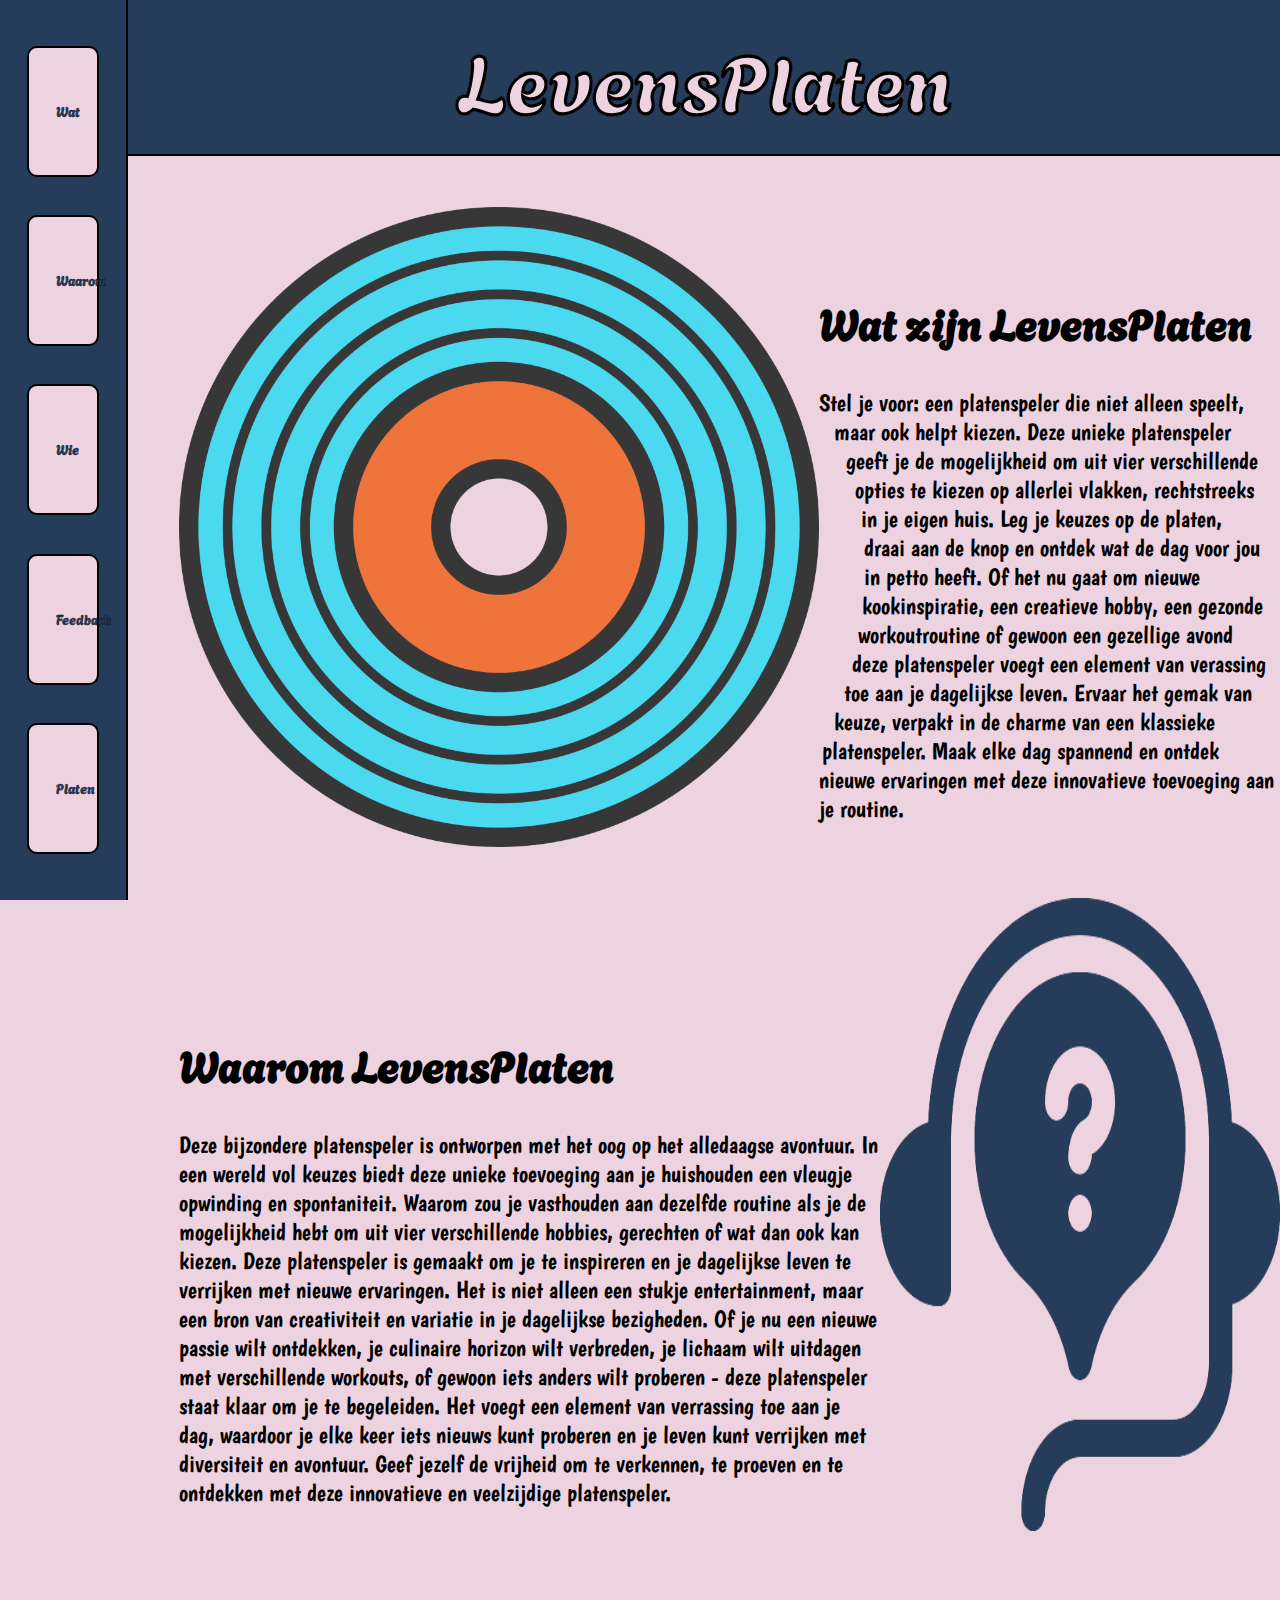
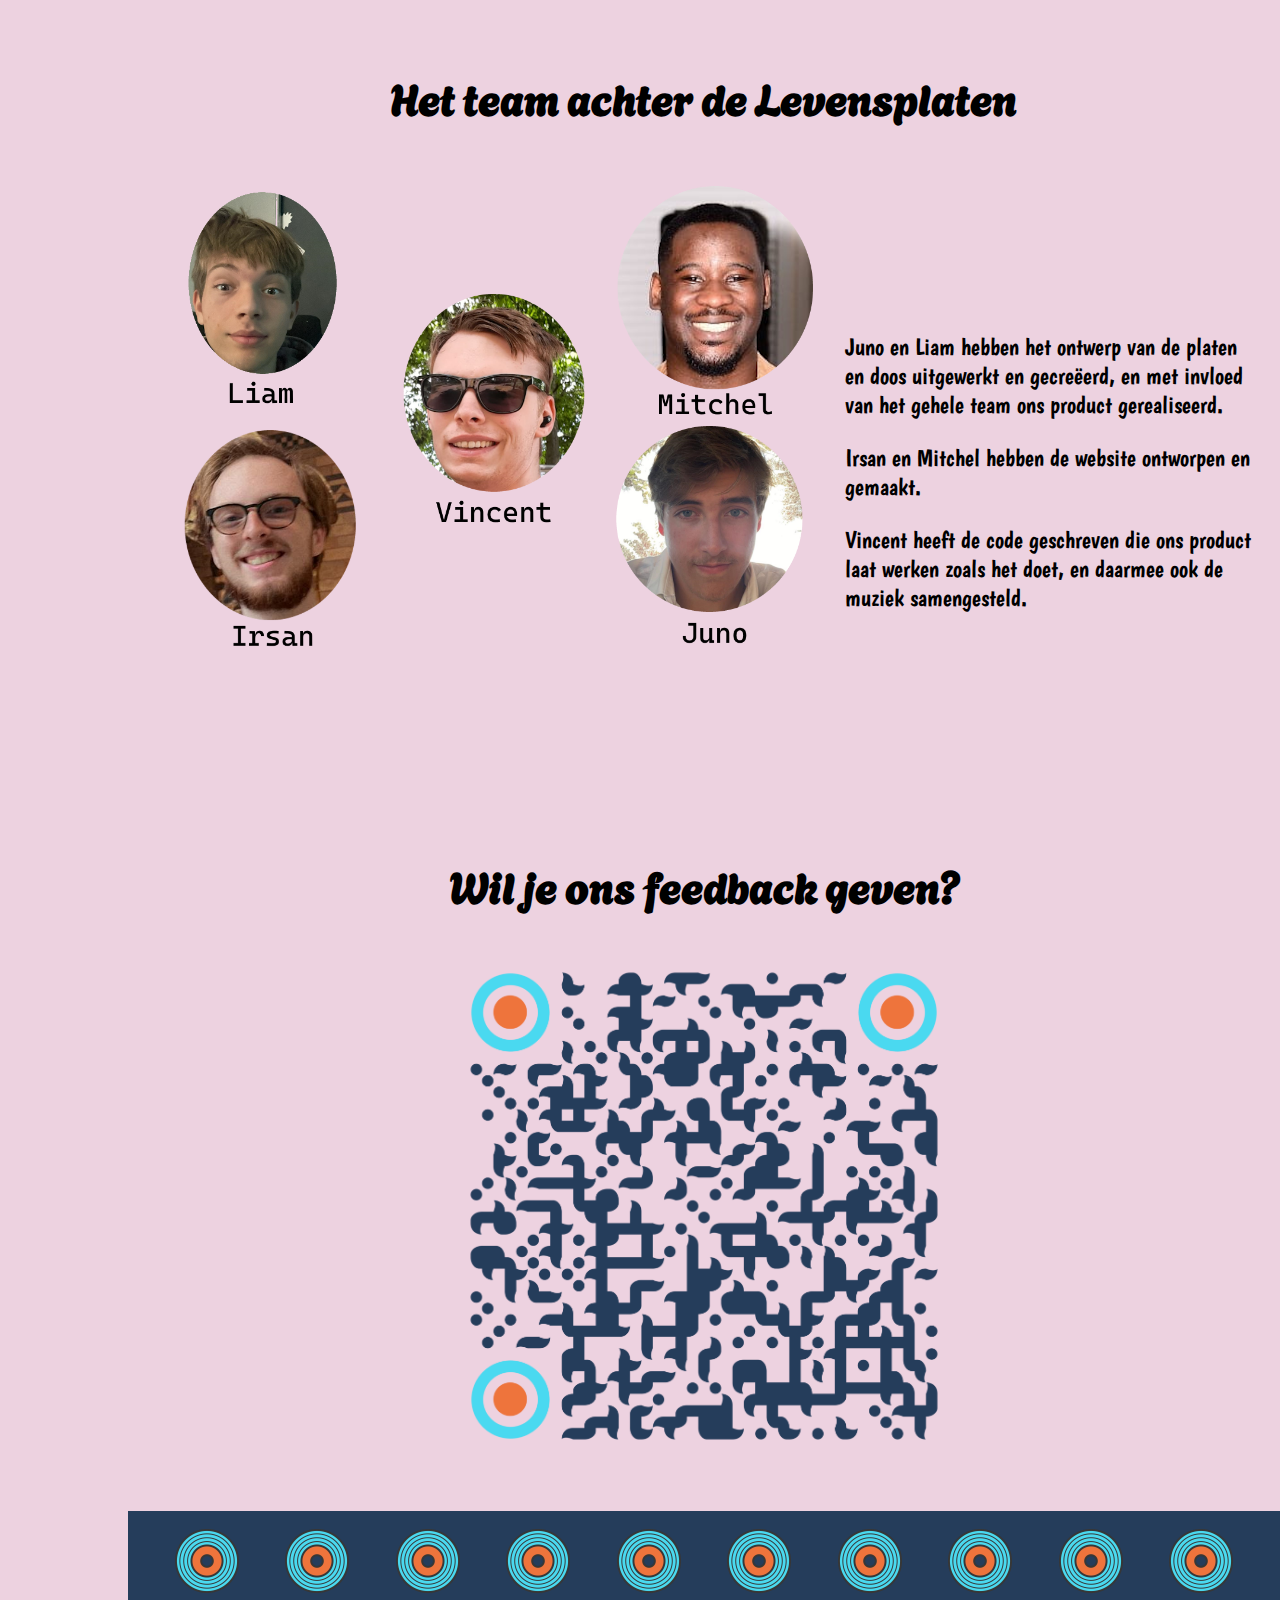
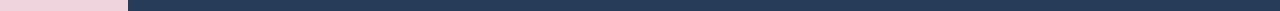
<file: index.html>
<!DOCTYPE html>
<html lang="en">

<head>
  <meta charset="UTF-8">
  <meta http-equiv="X-UA-Compatible" content="IE=edge">
  <meta name="viewport" content="width=device-width, initial-scale=1.0">
  <title>LevensPlaten</title>
  <link rel="stylesheet" href="css/style.css">
  <link rel="preconnect" href="https://fonts.googleapis.com">
  <link rel="preconnect" href="https://fonts.gstatic.com" crossorigin>
  <link href="https://fonts.googleapis.com/css2?family=Boogaloo&display=swap" rel="stylesheet">
  <link rel="preconnect" href="https://fonts.googleapis.com">
  <link rel="preconnect" href="https://fonts.gstatic.com" crossorigin>
  <link href="https://fonts.googleapis.com/css2?family=Agbalumo&display=swap" rel="stylesheet">
</head>


<body>

  <nav>
    <a href="#wat">Wat</a>
    <a href="#waarom">Waarom</a>
    <a href="#wie">Wie</a>
    <a href="#feedback">Feedback</a>
    <a href="/platen.html">Platen</a>
  </nav>

  <header>
    <h1>LevensPlaten</h1>
  </header>

  <main>
    <section class="row">
      <img class="vinyl" src="/images/vinyl.png" alt="Langspeelplaat">
      <div>
        <h2 id="wat">Wat zijn LevensPlaten</h2>
        <div class="curveText">
          <p>Stel je voor: een platenspeler die niet alleen speelt,</p>
          <p>maar ook helpt kiezen. Deze unieke platenspeler</p>
          <p>geeft je de mogelijkheid om uit vier verschillende</p>
          <p>opties te kiezen op allerlei vlakken, rechtstreeks</p>
          <p>in je eigen huis. Leg je keuzes op de platen,</p>
          <p>draai aan de knop en ontdek wat de dag voor jou</p>
          <p>in petto heeft. Of het nu gaat om nieuwe</p>
          <p>kookinspiratie, een creatieve hobby, een gezonde</p>
          <p>workoutroutine of gewoon een gezellige avond</p>
          <p>deze platenspeler voegt een element van verassing</p>
          <p>toe aan je dagelijkse leven. Ervaar het gemak van</p>
          <p>keuze, verpakt in de charme van een klassieke</p>
          <p>platenspeler. Maak elke dag spannend en ontdek</p>
          <p>nieuwe ervaringen met deze innovatieve toevoeging aan je routine.</p>
        </div>
      </div>
    </section>

    <section class="sectionWhy">
      <div>
        <h2 id="waarom">Waarom LevensPlaten</h2>
        <p>Deze bijzondere platenspeler is ontworpen met het oog op het alledaagse avontuur. In een wereld vol keuzes
          biedt deze
          unieke toevoeging aan je huishouden een vleugje opwinding en spontaniteit. Waarom zou je vasthouden aan
          dezelfde routine
          als je de mogelijkheid hebt om uit vier verschillende hobbies, gerechten of wat dan ook kan kiezen. Deze
          platenspeler is
          gemaakt om je te inspireren en je dagelijkse leven te verrijken met nieuwe ervaringen. Het is niet alleen een
          stukje
          entertainment, maar een bron van creativiteit en variatie in je dagelijkse bezigheden. Of je nu een nieuwe
          passie wilt
          ontdekken, je culinaire horizon wilt verbreden, je lichaam wilt uitdagen met verschillende workouts, of gewoon
          iets
          anders wilt proberen - deze platenspeler staat klaar om je te begeleiden. Het voegt een element van verrassing
          toe aan
          je dag, waardoor je elke keer iets nieuws kunt proberen en je leven kunt verrijken met diversiteit en
          avontuur. Geef
          jezelf de vrijheid om te verkennen, te proeven en te ontdekken met deze innovatieve en veelzijdige
          platenspeler.</p>
      </div>
      <img width="400px" src="/images/musicblue.png" alt="vraagtekenofzo">
    </section>

    <section>
      <h2 id="wie">Het team achter de Levensplaten</h2>
      <div class="row">
        <img class="vinyl" src="/images/team3.png" alt="Team3">
        <div id="teamtext">
          <p>Juno en Liam hebben het ontwerp van de platen en doos uitgewerkt en gecreëerd, en met invloed van
            het gehele team ons product gerealiseerd.</p>
          <p>Irsan en Mitchel hebben de website ontworpen en gemaakt.</p>
          <p>Vincent heeft de code geschreven die ons product laat werken zoals het doet, en daarmee ook de muziek
            samengesteld.</p>

        </div>
      </div>
    </section>

    <section>
      <h2 id="titleFeedback">Wil je ons feedback geven?</h2>
      <img id="feedback" src="/images/qr-code.png" alt="QR">
    </section>

  </main>

  <footer>
    <img src="/images/vinyl.png" alt="vinyl">
    <img src="/images/vinyl.png" alt="vinyl">
    <img src="/images/vinyl.png" alt="vinyl">
    <img src="/images/vinyl.png" alt="vinyl">
    <img src="/images/vinyl.png" alt="vinyl">
    <img src="/images/vinyl.png" alt="vinyl">
    <img src="/images/vinyl.png" alt="vinyl">
    <img src="/images/vinyl.png" alt="vinyl">
    <img src="/images/vinyl.png" alt="vinyl">
    <img src="/images/vinyl.png" alt="vinyl">
  </footer>

</body>

</html>
</file>
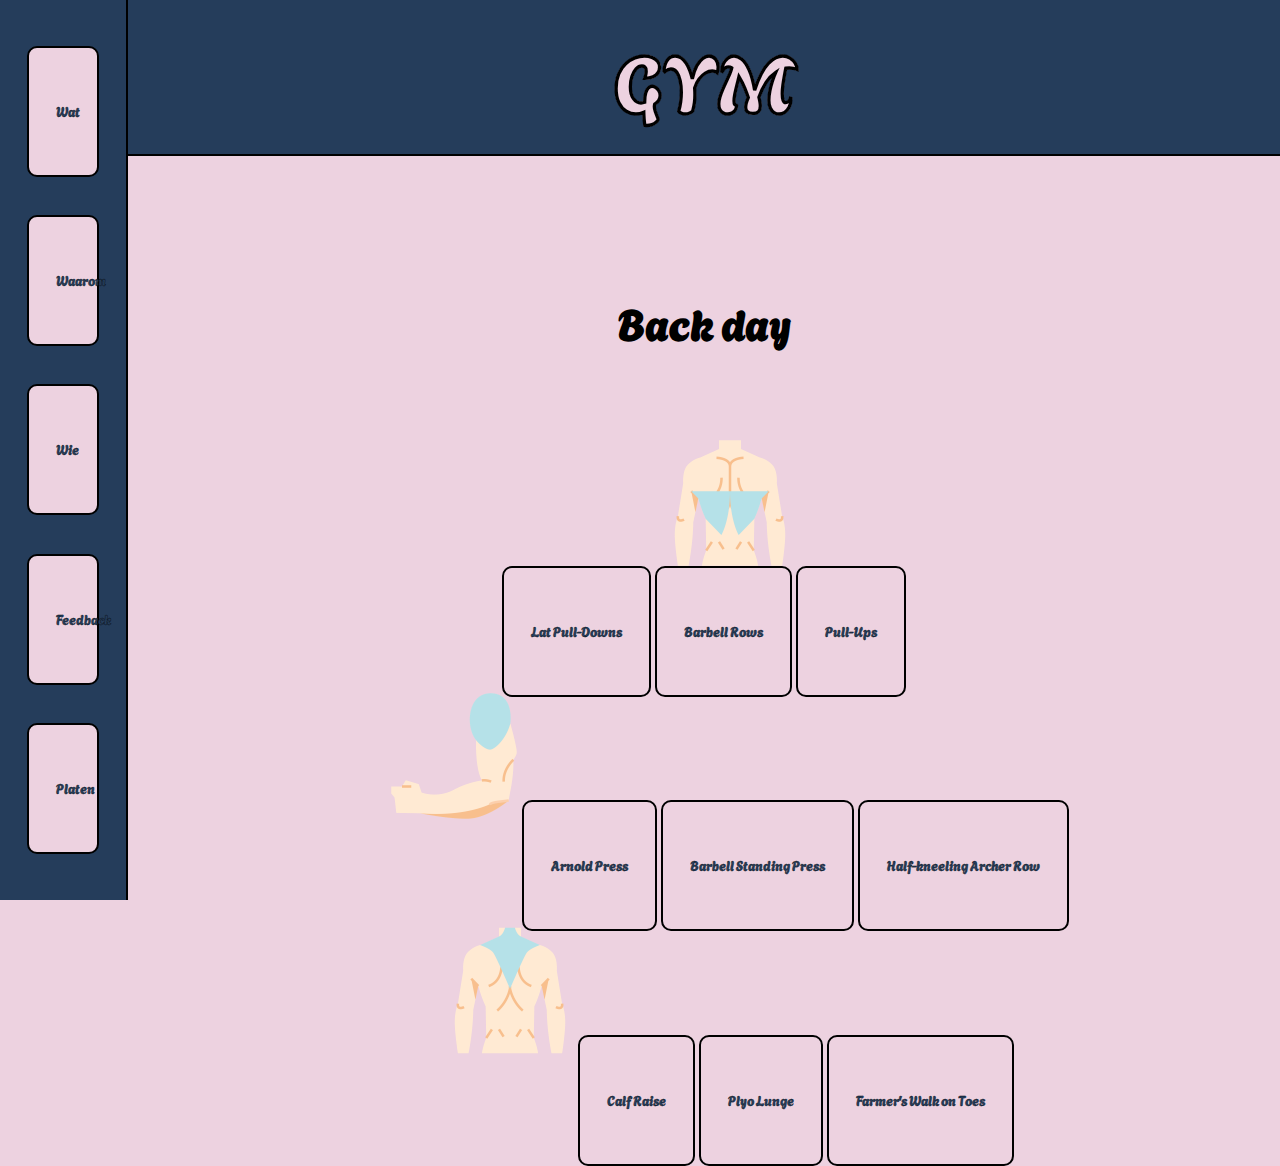
<file: back.html>
<!DOCTYPE html>
<html lang="en">

<head>
  <meta charset="UTF-8">
  <meta http-equiv="X-UA-Compatible" content="IE=edge">
  <meta name="viewport" content="width=device-width, initial-scale=1.0">
  <title>LevensPlaten</title>
  <link rel="stylesheet" href="css/style.css">
  <link rel="preconnect" href="https://fonts.googleapis.com">
  <link rel="preconnect" href="https://fonts.gstatic.com" crossorigin>
  <link href="https://fonts.googleapis.com/css2?family=Boogaloo&display=swap" rel="stylesheet">
  <link rel="preconnect" href="https://fonts.googleapis.com">
  <link rel="preconnect" href="https://fonts.gstatic.com" crossorigin>
  <link href="https://fonts.googleapis.com/css2?family=Agbalumo&display=swap" rel="stylesheet">
</head>


<body id="side">

  <nav>
    <a href="index.html">Wat</a>
    <a href="#waarom">Waarom</a>
    <a href="#wie">Wie</a>
    <a href="#feedback">Feedback</a>
    <a href="/platen.html">Platen</a>
  </nav>

  <header>
    <h1>GYM</h1>
  </header>

  <main>
    <section class="collum">

      <h2 class="day">Back day</h2>

      <div>
        <img class="body" src="/images/lats.png" alt="Langspeelplaat">

        <div>
          <a class="fit" href="https://youtube.com/shorts/Ta8-0pR20dE?si=OYa24sbcnepa5RVF">Lat Pull-Downs</a>
          <a class="fit" href="https://youtube.com/shorts/7CSOUuWivbc?si=dkN0PYqkC-WHiKIz">Barbell Rows</a>
          <a class="fit" href="https://youtube.com/shorts/ZTsuNUzq3e4?si=bVQbLurvUlx6a_Qg">Pull-Ups</a>

        </div>
      </div>
    </section>

    <section class="collum">
      <div>
        <img class="body" src="/images/shoulder.png" alt="Langspeelplaat">
        <a class="fit" href="https://youtube.com/shorts/6K_N9AGhItQ?si=IBxfi4ipA4AamPho">Arnold Press</a>
        <a class="fit" href="https://youtu.be/2yjwXTZQDDI?si=dD2QNUQ6icFxZyTD">Barbell Standing Press</a>
        <a class="fit" href="https://youtu.be/DQarrhZW0Wc?si=Jkhb9nnkk4l6Yq1j">Half-kneeling Archer Row</a>
      </div>
    </section>

    <section class="">
      <img class="body" src="/images/trapezius.png" alt="Langspeelplaat">
      <a class="fit" href="https://youtube.com/shorts/NwA1N_EFTtk?si=k2EWHjIKa-A0744e">Calf Raise</a>
      <a class="fit" href="https://youtu.be/PZPSz905Ovk?si=2hL4QBXj8VW7XQJa">Plyo Lunge</a>
      <a class="fit" href="https://youtu.be/Dj2CmlM-VKc?si=H6iNMWT0iGHNvKpP">Farmer's Walk on Toes</a>
    </section>

  </main>
  <!-- 
  <footer>
    <img src="/images/vinyl.png" alt="vinyl">
    <img src="/images/vinyl.png" alt="vinyl">
    <img src="/images/vinyl.png" alt="vinyl">
    <img src="/images/vinyl.png" alt="vinyl">
    <img src="/images/vinyl.png" alt="vinyl">
    <img src="/images/vinyl.png" alt="vinyl">
    <img src="/images/vinyl.png" alt="vinyl">
    <img src="/images/vinyl.png" alt="vinyl">
    <img src="/images/vinyl.png" alt="vinyl">
    <img src="/images/vinyl.png" alt="vinyl">
    <img src="/images/vinyl.png" alt="vinyl">
  </footer> -->

</body>

</html>
</file>
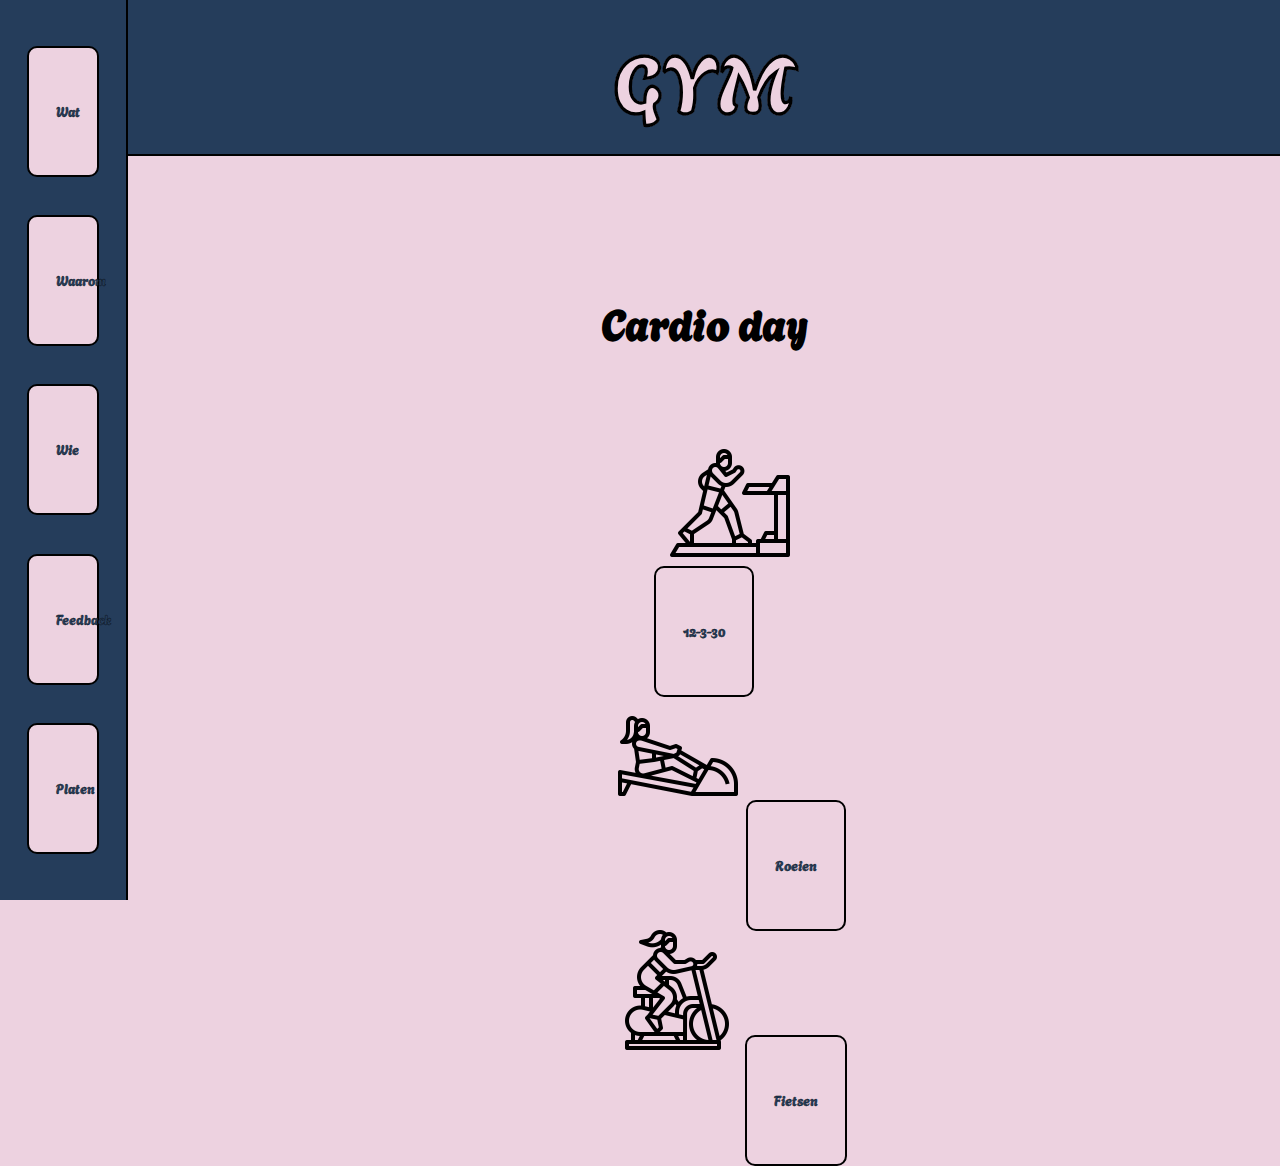
<file: cadio.html>
<!DOCTYPE html>
<html lang="en">

<head>
  <meta charset="UTF-8">
  <meta http-equiv="X-UA-Compatible" content="IE=edge">
  <meta name="viewport" content="width=device-width, initial-scale=1.0">
  <title>LevensPlaten</title>
  <link rel="stylesheet" href="css/style.css">
  <link rel="preconnect" href="https://fonts.googleapis.com">
  <link rel="preconnect" href="https://fonts.gstatic.com" crossorigin>
  <link href="https://fonts.googleapis.com/css2?family=Boogaloo&display=swap" rel="stylesheet">
  <link rel="preconnect" href="https://fonts.googleapis.com">
  <link rel="preconnect" href="https://fonts.gstatic.com" crossorigin>
  <link href="https://fonts.googleapis.com/css2?family=Agbalumo&display=swap" rel="stylesheet">
</head>


<body id="side">

  <nav>
    <a href="index.html">Wat</a>
    <a href="#waarom">Waarom</a>
    <a href="#wie">Wie</a>
    <a href="#feedback">Feedback</a>
    <a href="/platen.html">Platen</a>
  </nav>

  <header>
    <h1>GYM</h1>
  </header>

  <main>
    <section class="collum">

      <h2 class="day">Cardio day</h2>

      <div>
        <img class="body" src="/images/runner.png" alt="Langspeelplaat">

        <div>
          <a class="fit" href="https://youtube.com/shorts/FSuZPF9XJsk?si=2nlOXGsc3YzXBzJg">12-3-30</a>


        </div>
      </div>
    </section>

    <section class="collum">
      <div>
        <img class="body" src="/images/rowing-machine.png" alt="Langspeelplaat">
        <a class="fit" href="https://youtube.com/shorts/KnF7J5nc8CA?si=gVSS6TmNVBMZanKz">Roeien</a>
      </div>
    </section>

    <section class="">
      <img class="body" src="/images/workout-machine.png" alt="Langspeelplaat">
      <a class="fit" href="https://youtube.com/shorts/_b5nJSAW8Os?si=9di5yO6SKdwhuZEL">Fietsen</a>

    </section>

  </main>
  <!-- 
  <footer>
    <img src="/images/vinyl.png" alt="vinyl">
    <img src="/images/vinyl.png" alt="vinyl">
    <img src="/images/vinyl.png" alt="vinyl">
    <img src="/images/vinyl.png" alt="vinyl">
    <img src="/images/vinyl.png" alt="vinyl">
    <img src="/images/vinyl.png" alt="vinyl">
    <img src="/images/vinyl.png" alt="vinyl">
    <img src="/images/vinyl.png" alt="vinyl">
    <img src="/images/vinyl.png" alt="vinyl">
    <img src="/images/vinyl.png" alt="vinyl">
    <img src="/images/vinyl.png" alt="vinyl">
  </footer> -->

</body>

</html>
</file>
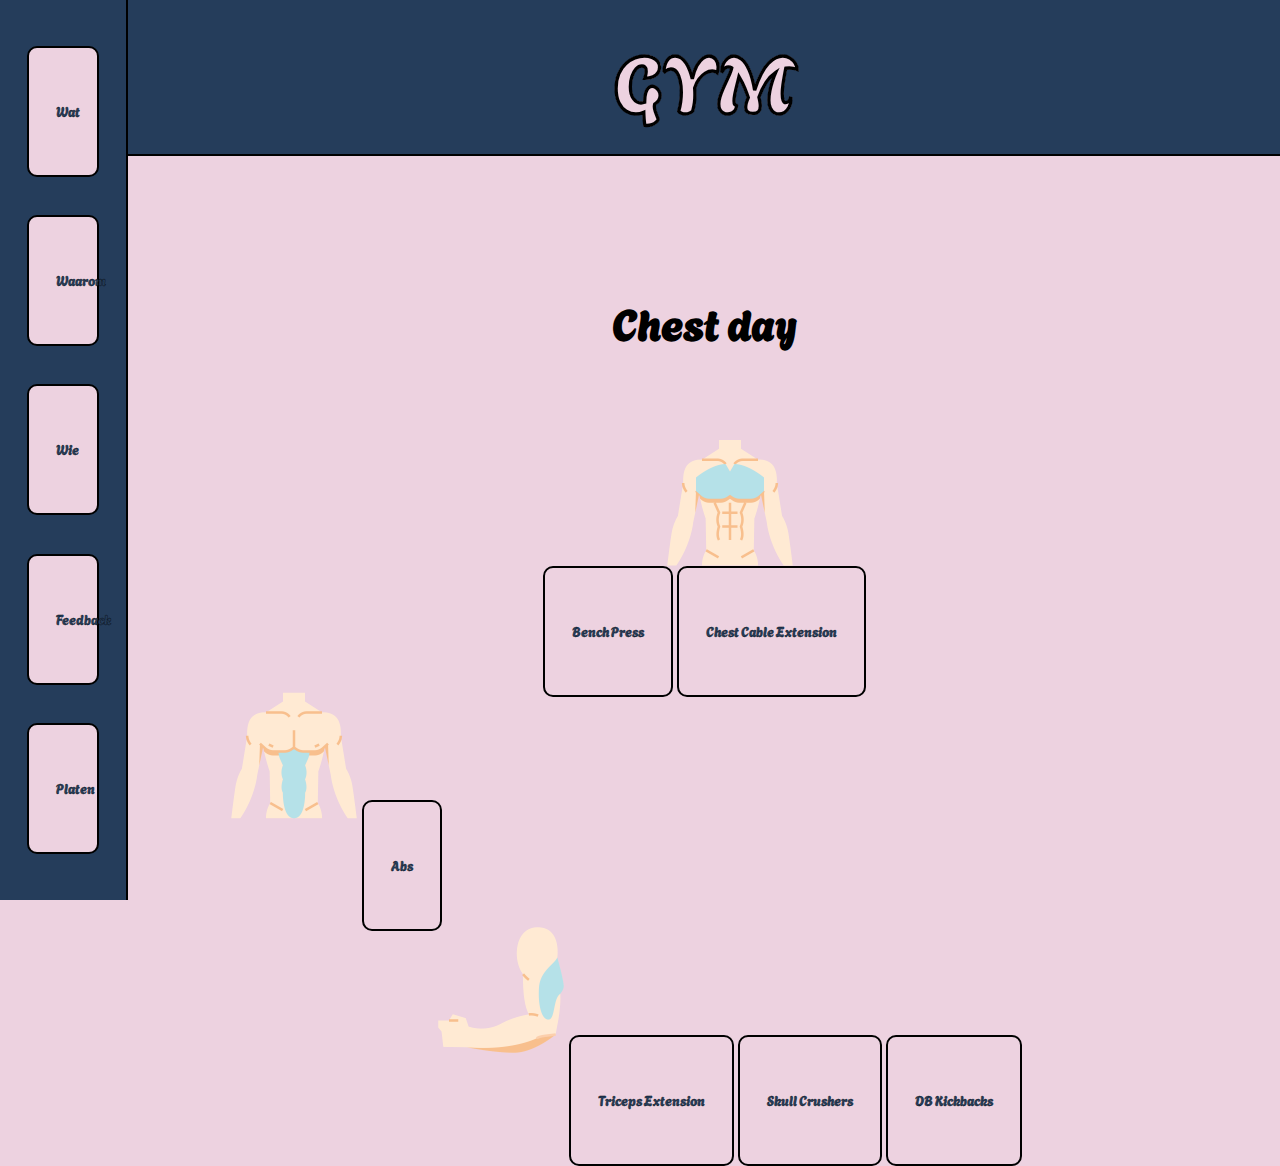
<file: chest.html>
<!DOCTYPE html>
<html lang="en">

<head>
  <meta charset="UTF-8">
  <meta http-equiv="X-UA-Compatible" content="IE=edge">
  <meta name="viewport" content="width=device-width, initial-scale=1.0">
  <title>LevensPlaten</title>
  <link rel="stylesheet" href="css/style.css">
  <link rel="preconnect" href="https://fonts.googleapis.com">
  <link rel="preconnect" href="https://fonts.gstatic.com" crossorigin>
  <link href="https://fonts.googleapis.com/css2?family=Boogaloo&display=swap" rel="stylesheet">
  <link rel="preconnect" href="https://fonts.googleapis.com">
  <link rel="preconnect" href="https://fonts.gstatic.com" crossorigin>
  <link href="https://fonts.googleapis.com/css2?family=Agbalumo&display=swap" rel="stylesheet">
</head>


<body id="side">

  <nav>
    <a href="index.html">Wat</a>
    <a href="#waarom">Waarom</a>
    <a href="#wie">Wie</a>
    <a href="#feedback">Feedback</a>
    <a href="/platen.html">Platen</a>
  </nav>

  <header>
    <h1>GYM</h1>
  </header>

  <main>
    <section class="collum">

      <h2 class="day">Chest day</h2>

      <div>
        <img class="body" src="/images/pectorals.png" alt="Langspeelplaat">

        <div class="curveText">
          <a class="fit" href="https://youtu.be/JKQXsJDapm4?si=ZZUWPv9r9uyrldMX">Bench Press</a>
          <a class="fit" href="https://www.youtube.com/shorts/tGXIQR89-JE">Chest Cable Extension</a>

        </div>
      </div>
    </section>

    <section class="sectionWhy">
      <div>
        <img class="body" src="/images/abdominal.png" alt="Langspeelplaat">
        <a class="fit" href="https://youtube.com/shorts/XF_Zf3zPvxU?si=Ay6bmx6c6v-ord8D">Abs</a>
      </div>
    </section>

    <section>
      <img class="body" src="/images/triceps.png" alt="Langspeelplaat">
      <a class="fit" href="https://youtu.be/nRiJVZDpdL0?si=-lv1Gg_g8jQ9arLf">Triceps Extension</a>
      <a class="fit" href="https://youtu.be/jR7Y5YcugYc?si=orIZEgEzuBLtLPeB">Skull Crushers</a>
      <a class="fit" href="https://youtu.be/ZO81bExngMI?si=7QRy0AKn91D8V6yB">DB Kickbacks</a>
    </section>

  </main>
  <!-- 
  <footer>
    <img src="/images/vinyl.png" alt="vinyl">
    <img src="/images/vinyl.png" alt="vinyl">
    <img src="/images/vinyl.png" alt="vinyl">
    <img src="/images/vinyl.png" alt="vinyl">
    <img src="/images/vinyl.png" alt="vinyl">
    <img src="/images/vinyl.png" alt="vinyl">
    <img src="/images/vinyl.png" alt="vinyl">
    <img src="/images/vinyl.png" alt="vinyl">
    <img src="/images/vinyl.png" alt="vinyl">
    <img src="/images/vinyl.png" alt="vinyl">
    <img src="/images/vinyl.png" alt="vinyl">
  </footer> -->

</body>

</html>
</file>
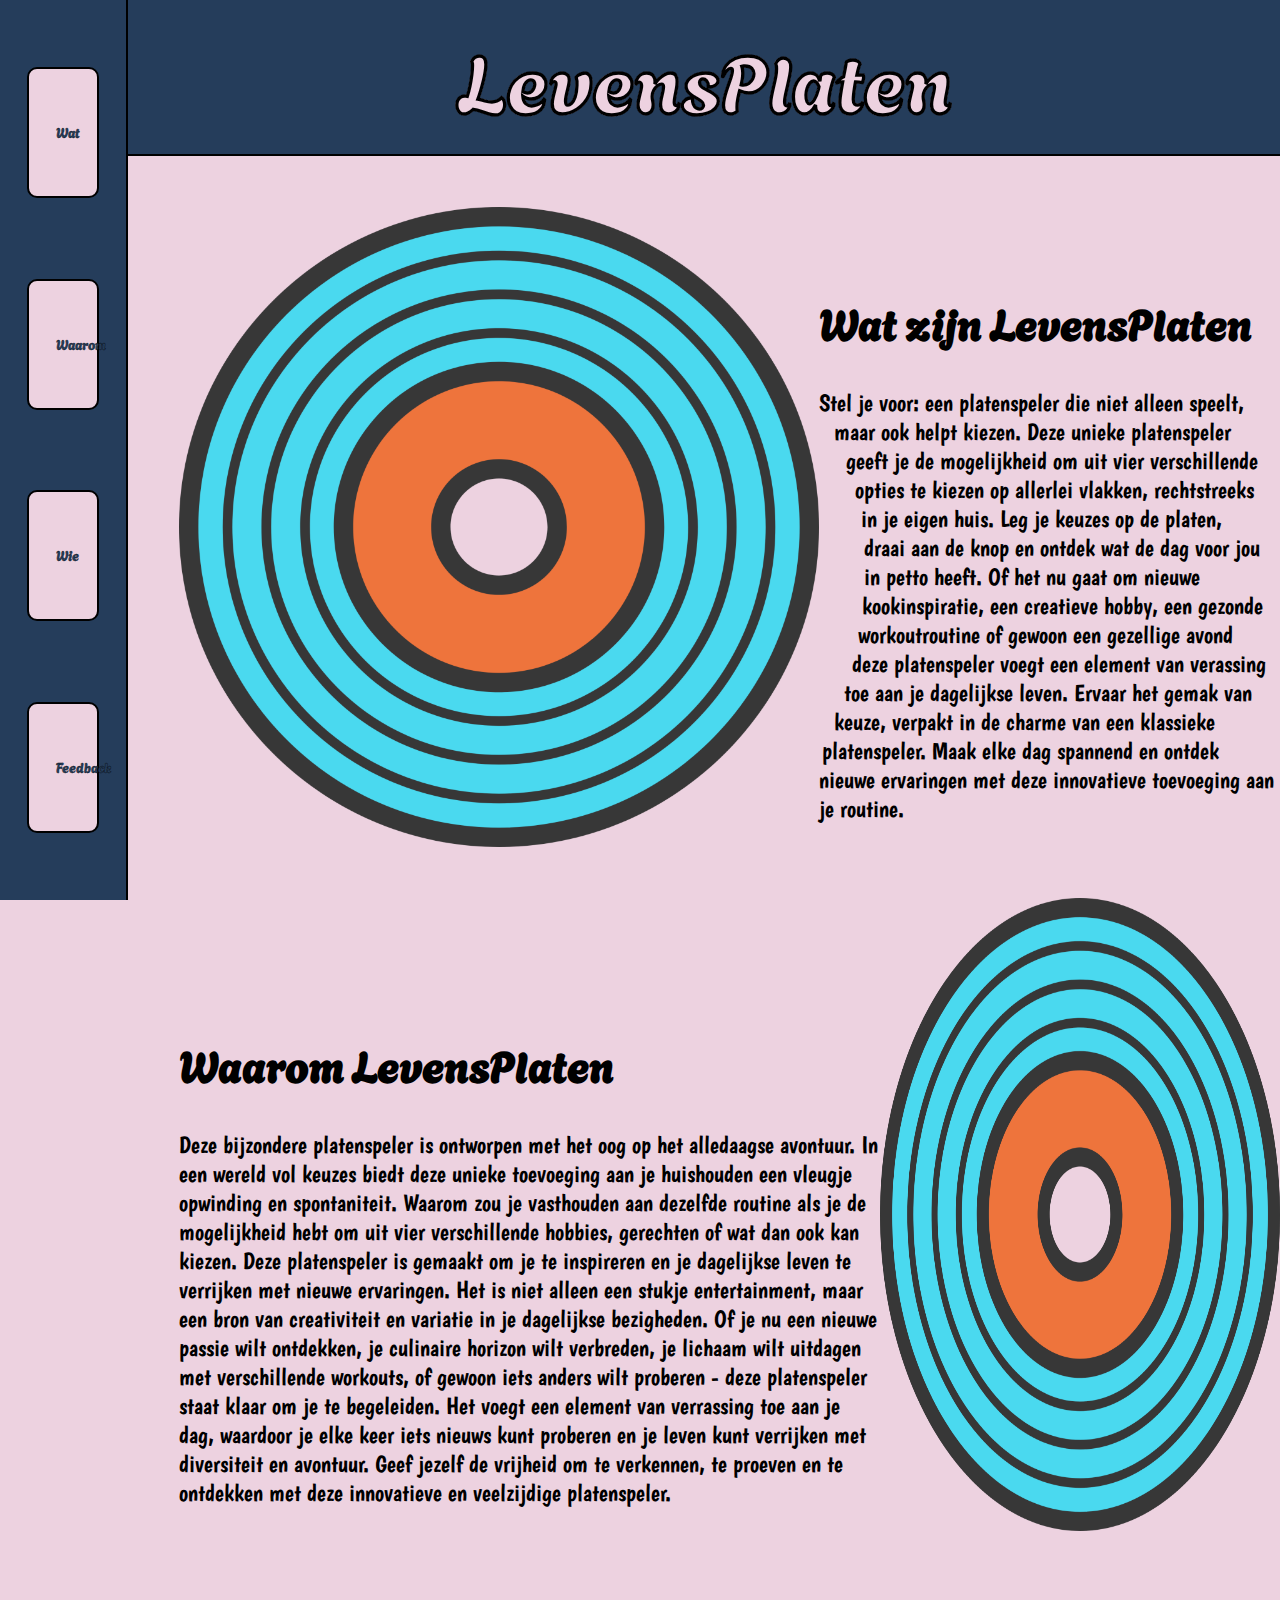
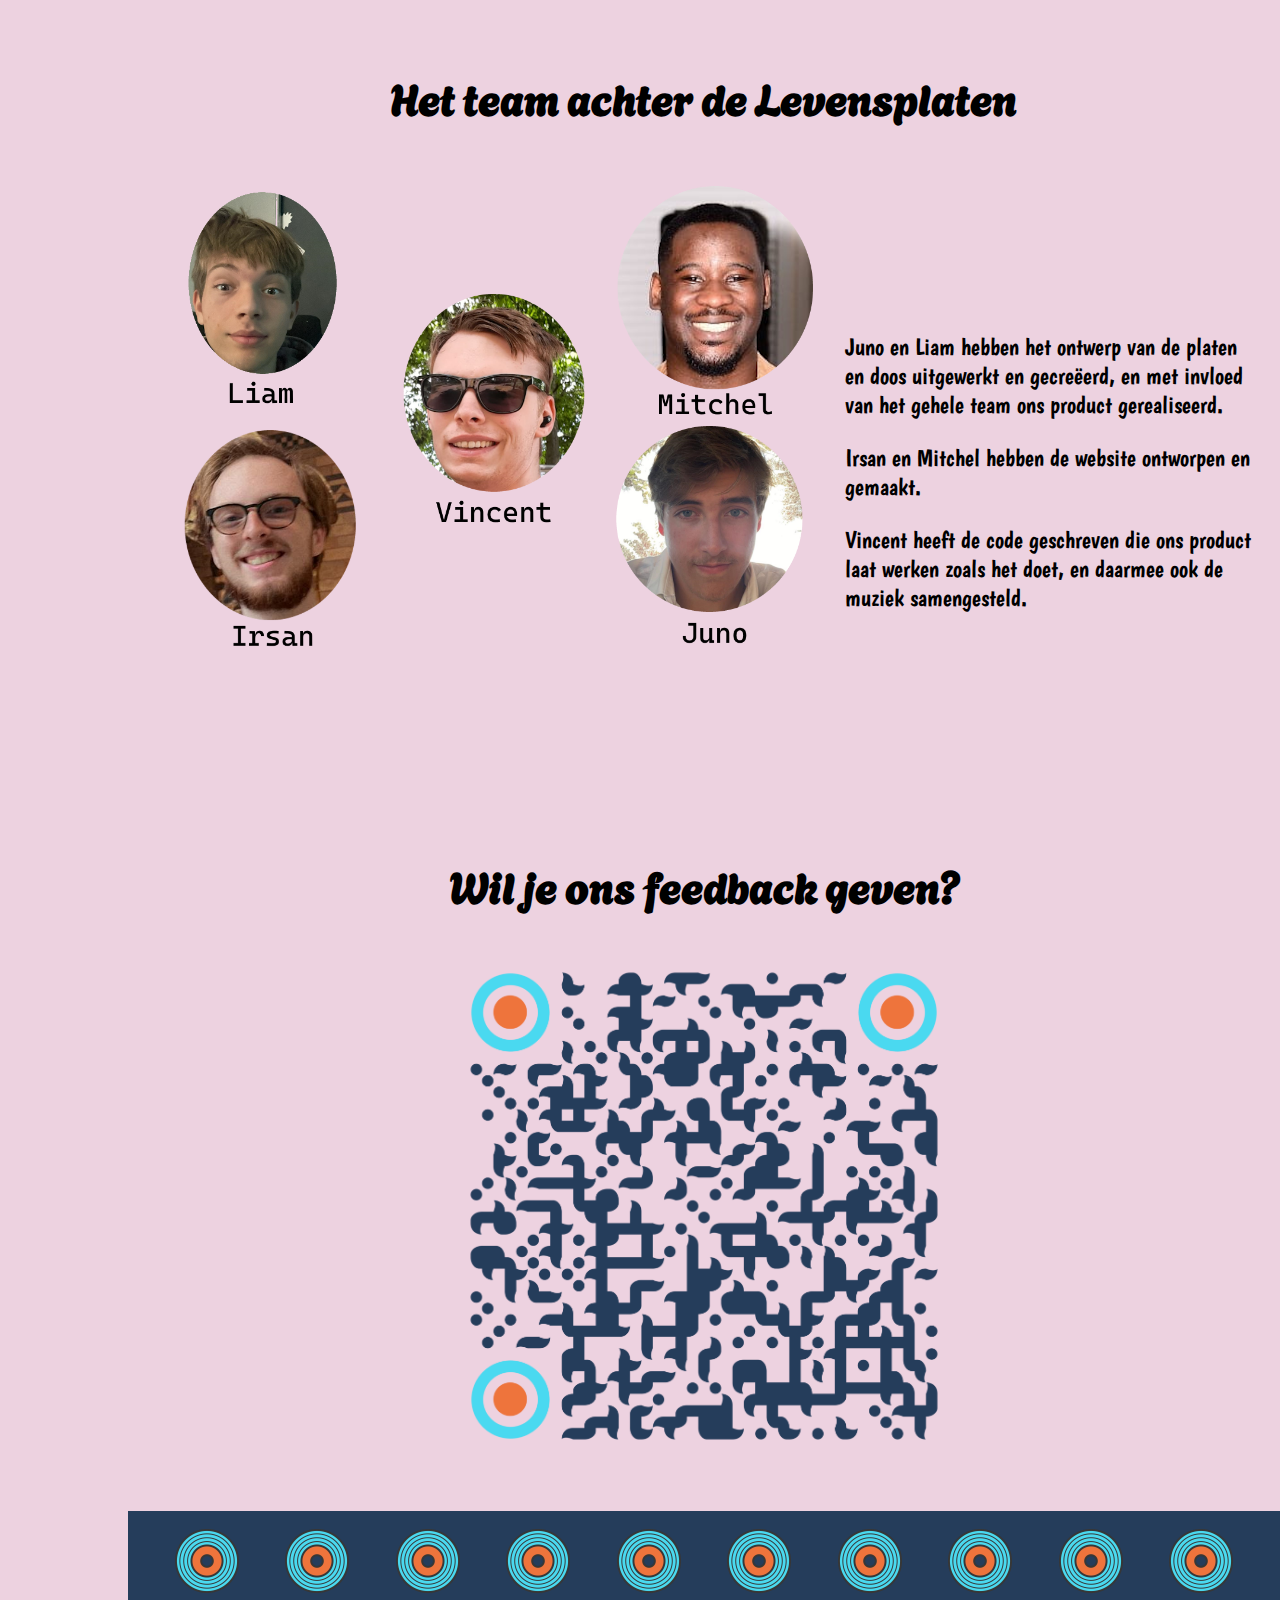
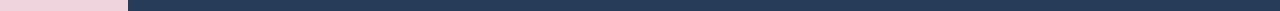
<file: cleLP.html>
<!DOCTYPE html>
<html lang="en">

<head>
  <meta charset="UTF-8">
  <meta http-equiv="X-UA-Compatible" content="IE=edge">
  <meta name="viewport" content="width=device-width, initial-scale=1.0">
  <title>LevensPlaten</title>
  <link rel="stylesheet" href="css/style.css">
  <link rel="preconnect" href="https://fonts.googleapis.com">
  <link rel="preconnect" href="https://fonts.gstatic.com" crossorigin>
  <link href="https://fonts.googleapis.com/css2?family=Boogaloo&display=swap" rel="stylesheet">
  <link rel="preconnect" href="https://fonts.googleapis.com">
  <link rel="preconnect" href="https://fonts.gstatic.com" crossorigin>
  <link href="https://fonts.googleapis.com/css2?family=Agbalumo&display=swap" rel="stylesheet">
</head>


<body>

  <nav>
    <a href="#wat">Wat</a>
    <a href="#waarom">Waarom</a>
    <a href="#wie">Wie</a>
    <a href="#feedback">Feedback</a>
  </nav>

  <header>
    <h1>LevensPlaten</h1>
  </header>

  <main>
    <section class="row">
      <img class="vinyl" src="/images/vinyl.png" alt="Langspeelplaat">
      <div>
        <h2 id="wat">Wat zijn LevensPlaten</h2>
        <div class="curveText">
          <p>Stel je voor: een platenspeler die niet alleen speelt,</p>
          <p>maar ook helpt kiezen. Deze unieke platenspeler</p>
          <p>geeft je de mogelijkheid om uit vier verschillende</p>
          <p>opties te kiezen op allerlei vlakken, rechtstreeks</p>
          <p>in je eigen huis. Leg je keuzes op de platen,</p>
          <p>draai aan de knop en ontdek wat de dag voor jou</p>
          <p>in petto heeft. Of het nu gaat om nieuwe</p>
          <p>kookinspiratie, een creatieve hobby, een gezonde</p>
          <p>workoutroutine of gewoon een gezellige avond</p>
          <p>deze platenspeler voegt een element van verassing</p>
          <p>toe aan je dagelijkse leven. Ervaar het gemak van</p>
          <p>keuze, verpakt in de charme van een klassieke</p>
          <p>platenspeler. Maak elke dag spannend en ontdek</p>
          <p>nieuwe ervaringen met deze innovatieve toevoeging aan je routine.</p>
        </div>
      </div>
    </section>

    <section class="sectionWhy">
      <div>
        <h2 id="waarom">Waarom LevensPlaten</h2>
        <p>Deze bijzondere platenspeler is ontworpen met het oog op het alledaagse avontuur. In een wereld vol keuzes
          biedt deze
          unieke toevoeging aan je huishouden een vleugje opwinding en spontaniteit. Waarom zou je vasthouden aan
          dezelfde routine
          als je de mogelijkheid hebt om uit vier verschillende hobbies, gerechten of wat dan ook kan kiezen. Deze
          platenspeler is
          gemaakt om je te inspireren en je dagelijkse leven te verrijken met nieuwe ervaringen. Het is niet alleen een
          stukje
          entertainment, maar een bron van creativiteit en variatie in je dagelijkse bezigheden. Of je nu een nieuwe
          passie wilt
          ontdekken, je culinaire horizon wilt verbreden, je lichaam wilt uitdagen met verschillende workouts, of gewoon
          iets
          anders wilt proberen - deze platenspeler staat klaar om je te begeleiden. Het voegt een element van verrassing
          toe aan
          je dag, waardoor je elke keer iets nieuws kunt proberen en je leven kunt verrijken met diversiteit en
          avontuur. Geef
          jezelf de vrijheid om te verkennen, te proeven en te ontdekken met deze innovatieve en veelzijdige
          platenspeler.</p>
      </div>
      <img width="400px" src="/images/vinyl.png" alt="vraagtekenofzo">
    </section>

    <section>
      <h2 id="wie">Het team achter de Levensplaten</h2>
      <div class="row">
        <img class="vinyl" src="/images/team3.png" alt="Team3">
        <div id="teamtext">
          <p>Juno en Liam hebben het ontwerp van de platen en doos uitgewerkt en gecreëerd, en met invloed van
            het gehele team ons product gerealiseerd.</p>
          <p>Irsan en Mitchel hebben de website ontworpen en gemaakt.</p>
          <p>Vincent heeft de code geschreven die ons product laat werken zoals het doet, en daarmee ook de muziek
            samengesteld.</p>

        </div>
      </div>
    </section>

    <section>
      <h2 id="titleFeedback">Wil je ons feedback geven?</h2>
      <img id="feedback" src="/images/qr-code.png" alt="QR">
    </section>

  </main>

  <footer>
    <img src="/images/vinyl.png" alt="vinyl">
    <img src="/images/vinyl.png" alt="vinyl">
    <img src="/images/vinyl.png" alt="vinyl">
    <img src="/images/vinyl.png" alt="vinyl">
    <img src="/images/vinyl.png" alt="vinyl">
    <img src="/images/vinyl.png" alt="vinyl">
    <img src="/images/vinyl.png" alt="vinyl">
    <img src="/images/vinyl.png" alt="vinyl">
    <img src="/images/vinyl.png" alt="vinyl">
    <img src="/images/vinyl.png" alt="vinyl">
  </footer>

</body>

</html>
</file>
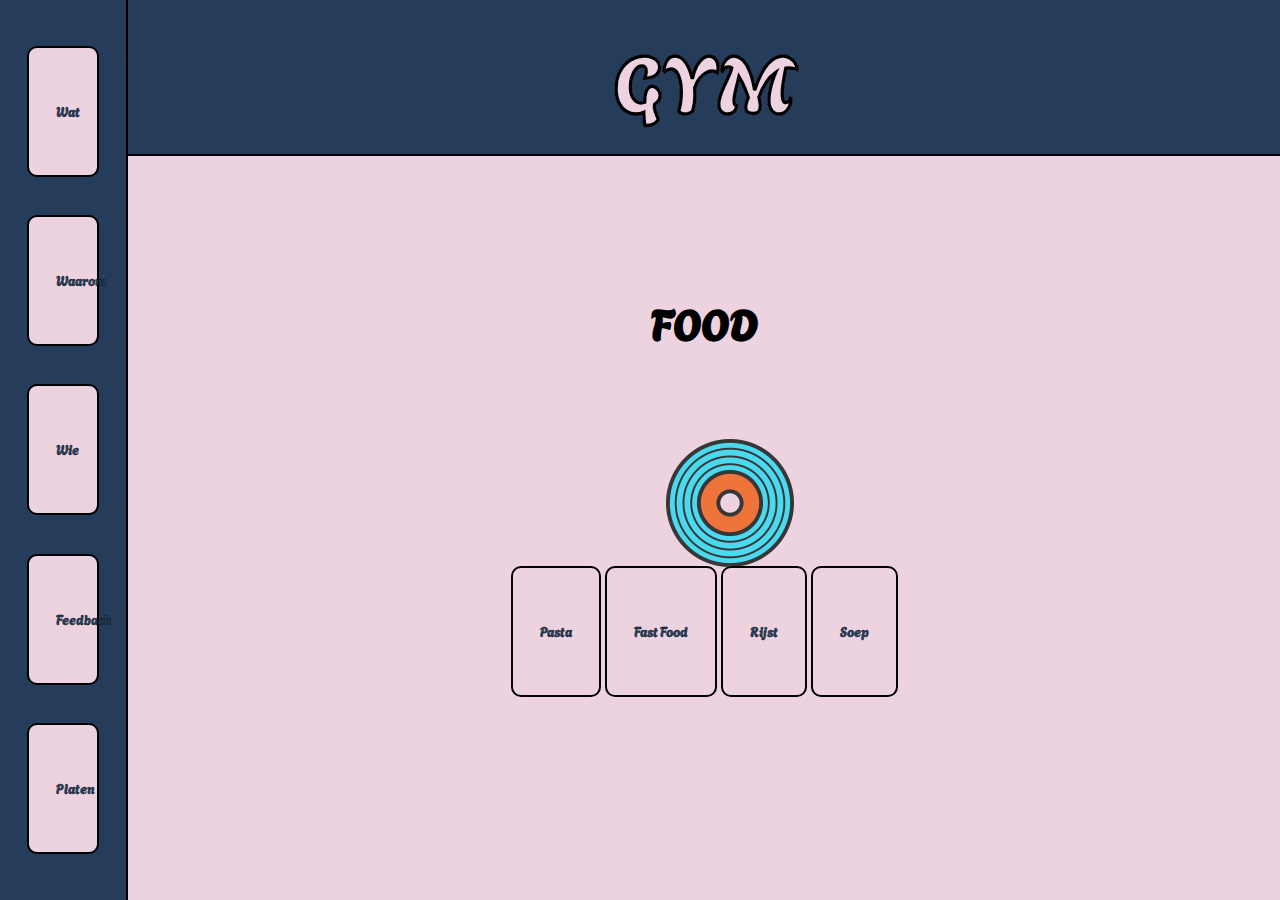
<file: food.html>
<!DOCTYPE html>
<html lang="en">

<head>
  <meta charset="UTF-8">
  <meta http-equiv="X-UA-Compatible" content="IE=edge">
  <meta name="viewport" content="width=device-width, initial-scale=1.0">
  <title>LevensPlaten</title>
  <link rel="stylesheet" href="css/style.css">
  <link rel="preconnect" href="https://fonts.googleapis.com">
  <link rel="preconnect" href="https://fonts.gstatic.com" crossorigin>
  <link href="https://fonts.googleapis.com/css2?family=Boogaloo&display=swap" rel="stylesheet">
  <link rel="preconnect" href="https://fonts.googleapis.com">
  <link rel="preconnect" href="https://fonts.gstatic.com" crossorigin>
  <link href="https://fonts.googleapis.com/css2?family=Agbalumo&display=swap" rel="stylesheet">
</head>


<body id="side">

  <nav>
    <a href="index.html">Wat</a>
    <a href="#waarom">Waarom</a>
    <a href="#wie">Wie</a>
    <a href="#feedback">Feedback</a>
    <a href="/platen.html">Platen</a>
  </nav>

  <header>
    <h1>GYM</h1>
  </header>

  <main>
    <section class="collum">

      <h2 class="day">FOOD</h2>

      <div>
        <img class="body" src="/images/vinyl.png" alt="Langspeelplaat">

        <div>
          <div>
            <div>
              <a class="fit" href="https://www.bbcgoodfood.com/recipes/one-pot-tomato-orzo">Pasta</a>
              <a class="fit" href="https://wheeldecide.com/wheels/food-drink/fast-food-decision-maker/">Fast Food</a>
              <a class="fit" href="https://www.leukerecepten.nl/recepten/nasi-goreng/">Rijst</a>
              <a class="fit" href="https://www.leukerecepten.nl/recepten/thaise-rode-curry-soep-met-noedels/">Soep</a>

            </div>

          </div>


    </section>

  </main>
  <!-- 
  <footer>
    <img src="/images/vinyl.png" alt="vinyl">
    <img src="/images/vinyl.png" alt="vinyl">
    <img src="/images/vinyl.png" alt="vinyl">
    <img src="/images/vinyl.png" alt="vinyl">
    <img src="/images/vinyl.png" alt="vinyl">
    <img src="/images/vinyl.png" alt="vinyl">
    <img src="/images/vinyl.png" alt="vinyl">
    <img src="/images/vinyl.png" alt="vinyl">
    <img src="/images/vinyl.png" alt="vinyl">
    <img src="/images/vinyl.png" alt="vinyl">
    <img src="/images/vinyl.png" alt="vinyl">
  </footer> -->

</body>

</html>
</file>
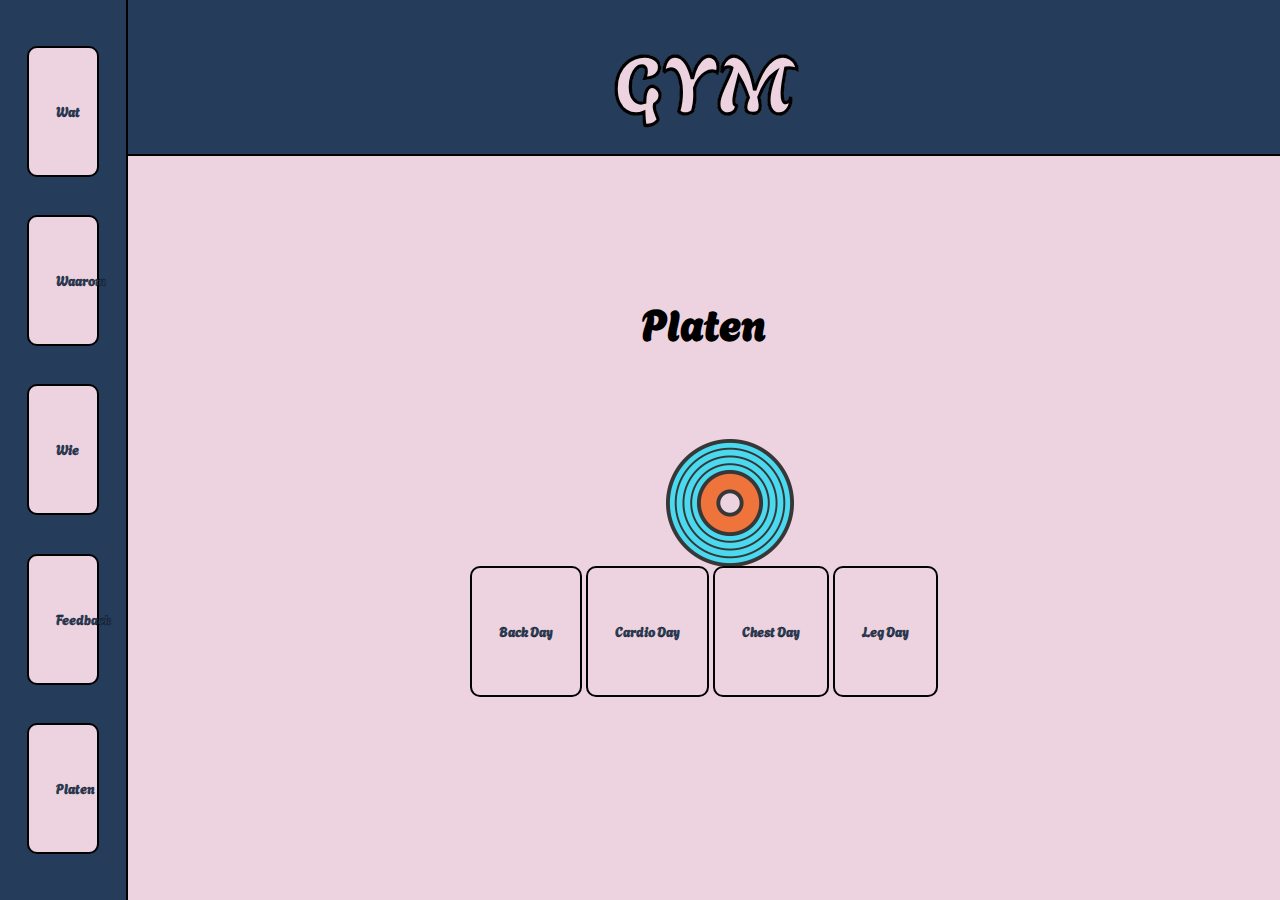
<file: gym.html>
<!DOCTYPE html>
<html lang="en">

<head>
  <meta charset="UTF-8">
  <meta http-equiv="X-UA-Compatible" content="IE=edge">
  <meta name="viewport" content="width=device-width, initial-scale=1.0">
  <title>LevensPlaten</title>
  <link rel="stylesheet" href="css/style.css">
  <link rel="preconnect" href="https://fonts.googleapis.com">
  <link rel="preconnect" href="https://fonts.gstatic.com" crossorigin>
  <link href="https://fonts.googleapis.com/css2?family=Boogaloo&display=swap" rel="stylesheet">
  <link rel="preconnect" href="https://fonts.googleapis.com">
  <link rel="preconnect" href="https://fonts.gstatic.com" crossorigin>
  <link href="https://fonts.googleapis.com/css2?family=Agbalumo&display=swap" rel="stylesheet">
</head>


<body id="side">

  <nav>
    <a href="index.html">Wat</a>
    <a href="#waarom">Waarom</a>
    <a href="#wie">Wie</a>
    <a href="#feedback">Feedback</a>
    <a href="/platen.html">Platen</a>
  </nav>

  <header>
    <h1>GYM</h1>
  </header>

  <main>
    <section class="collum">

      <h2 class="day">Platen</h2>

      <div>
        <img class="body" src="/images/vinyl.png" alt="Langspeelplaat">

        <div>
          <div>
            <div>
              <a class="fit" href="/back.html">Back Day</a>
              <a class="fit" href="/cadio.html">Cardio Day</a>
              <a class="fit" href="/chest.html">Chest Day</a>
              <a class="fit" href="/leg.html">Leg Day</a>

            </div>

          </div>


    </section>

  </main>
  <!-- 
  <footer>
    <img src="/images/vinyl.png" alt="vinyl">
    <img src="/images/vinyl.png" alt="vinyl">
    <img src="/images/vinyl.png" alt="vinyl">
    <img src="/images/vinyl.png" alt="vinyl">
    <img src="/images/vinyl.png" alt="vinyl">
    <img src="/images/vinyl.png" alt="vinyl">
    <img src="/images/vinyl.png" alt="vinyl">
    <img src="/images/vinyl.png" alt="vinyl">
    <img src="/images/vinyl.png" alt="vinyl">
    <img src="/images/vinyl.png" alt="vinyl">
    <img src="/images/vinyl.png" alt="vinyl">
  </footer> -->

</body>

</html>
</file>
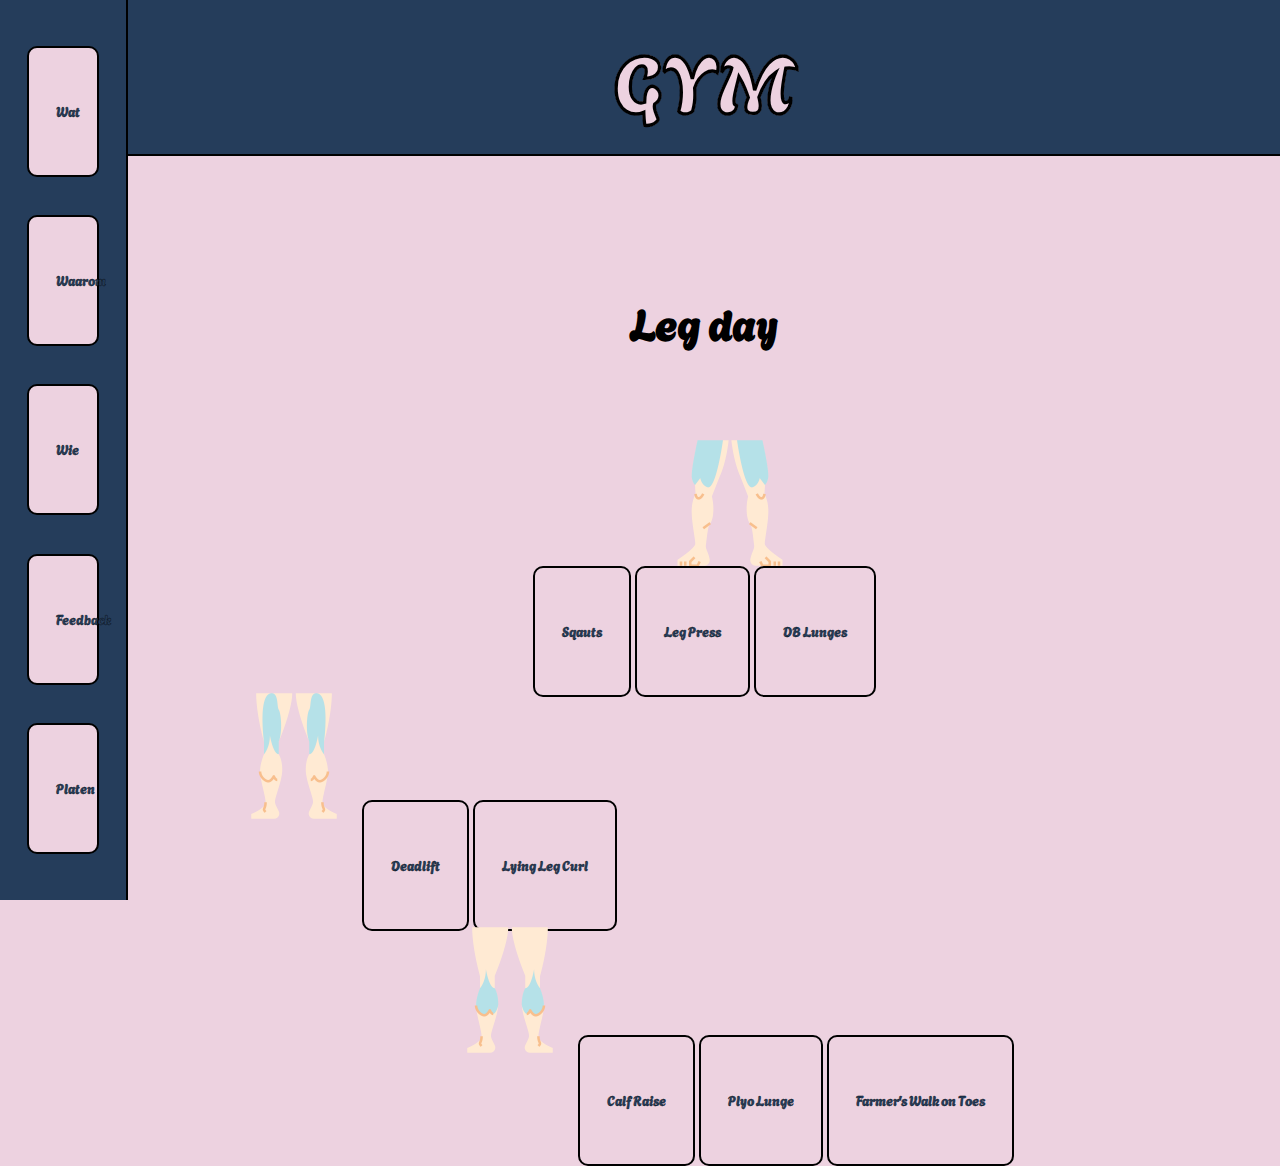
<file: leg.html>
<!DOCTYPE html>
<html lang="en">

<head>
  <meta charset="UTF-8">
  <meta http-equiv="X-UA-Compatible" content="IE=edge">
  <meta name="viewport" content="width=device-width, initial-scale=1.0">
  <title>LevensPlaten</title>
  <link rel="stylesheet" href="css/style.css">
  <link rel="preconnect" href="https://fonts.googleapis.com">
  <link rel="preconnect" href="https://fonts.gstatic.com" crossorigin>
  <link href="https://fonts.googleapis.com/css2?family=Boogaloo&display=swap" rel="stylesheet">
  <link rel="preconnect" href="https://fonts.googleapis.com">
  <link rel="preconnect" href="https://fonts.gstatic.com" crossorigin>
  <link href="https://fonts.googleapis.com/css2?family=Agbalumo&display=swap" rel="stylesheet">
</head>


<body id="side">

  <nav>
    <a href="index.html">Wat</a>
    <a href="#waarom">Waarom</a>
    <a href="#wie">Wie</a>
    <a href="#feedback">Feedback</a>
    <a href="platen.html">Platen</a>
  </nav>

  <header>
    <h1>GYM</h1>
  </header>

  <main>
    <section class="collum">

      <h2 class="day">Leg day</h2>

      <div>
        <img class="body" src="/images/quadricep.png" alt="Langspeelplaat">

        <div class="curveText">
          <a class="fit" href="https://youtube.com/shorts/MLoZuAkIyZI?si=B-8zUtMwF1eD_cdq">Sqauts</a>
          <a class="fit" href="https://youtube.com/shorts/zkFchqYvIgc?si=Jqx9Va1ww_mpEXHi">Leg Press</a>
          <a class="fit" href="https://www.youtube.com/watch?v=QM3df-R0Wc0">DB Lunges</a>

        </div>
      </div>
    </section>

    <section class="sectionWhy">
      <div>
        <img class="body" src="/images/leg.png" alt="Langspeelplaat">
        <a class="fit" href="https://youtube.com/shorts/vfKwjT5-86k?si=d9XBeaeGwQetY79T">Deadlift</a>
        <a class="fit" href="https://youtube.com/shorts/ANKSmhT0dTk?si=qFQk6vznmMNvARcW">Lying Leg Curl</a>
      </div>
    </section>

    <section>
      <img class="body" src="/images/calves.png" alt="Langspeelplaat">
      <a class="fit" href="https://youtube.com/shorts/NwA1N_EFTtk?si=k2EWHjIKa-A0744e">Calf Raise</a>
      <a class="fit" href="https://youtu.be/PZPSz905Ovk?si=2hL4QBXj8VW7XQJa">Plyo Lunge</a>
      <a class="fit" href="https://youtu.be/Dj2CmlM-VKc?si=H6iNMWT0iGHNvKpP">Farmer's Walk on Toes</a>
    </section>

  </main>
  <!-- 
  <footer>
    <img src="/images/vinyl.png" alt="vinyl">
    <img src="/images/vinyl.png" alt="vinyl">
    <img src="/images/vinyl.png" alt="vinyl">
    <img src="/images/vinyl.png" alt="vinyl">
    <img src="/images/vinyl.png" alt="vinyl">
    <img src="/images/vinyl.png" alt="vinyl">
    <img src="/images/vinyl.png" alt="vinyl">
    <img src="/images/vinyl.png" alt="vinyl">
    <img src="/images/vinyl.png" alt="vinyl">
    <img src="/images/vinyl.png" alt="vinyl">
    <img src="/images/vinyl.png" alt="vinyl">
  </footer> -->

</body>

</html>
</file>
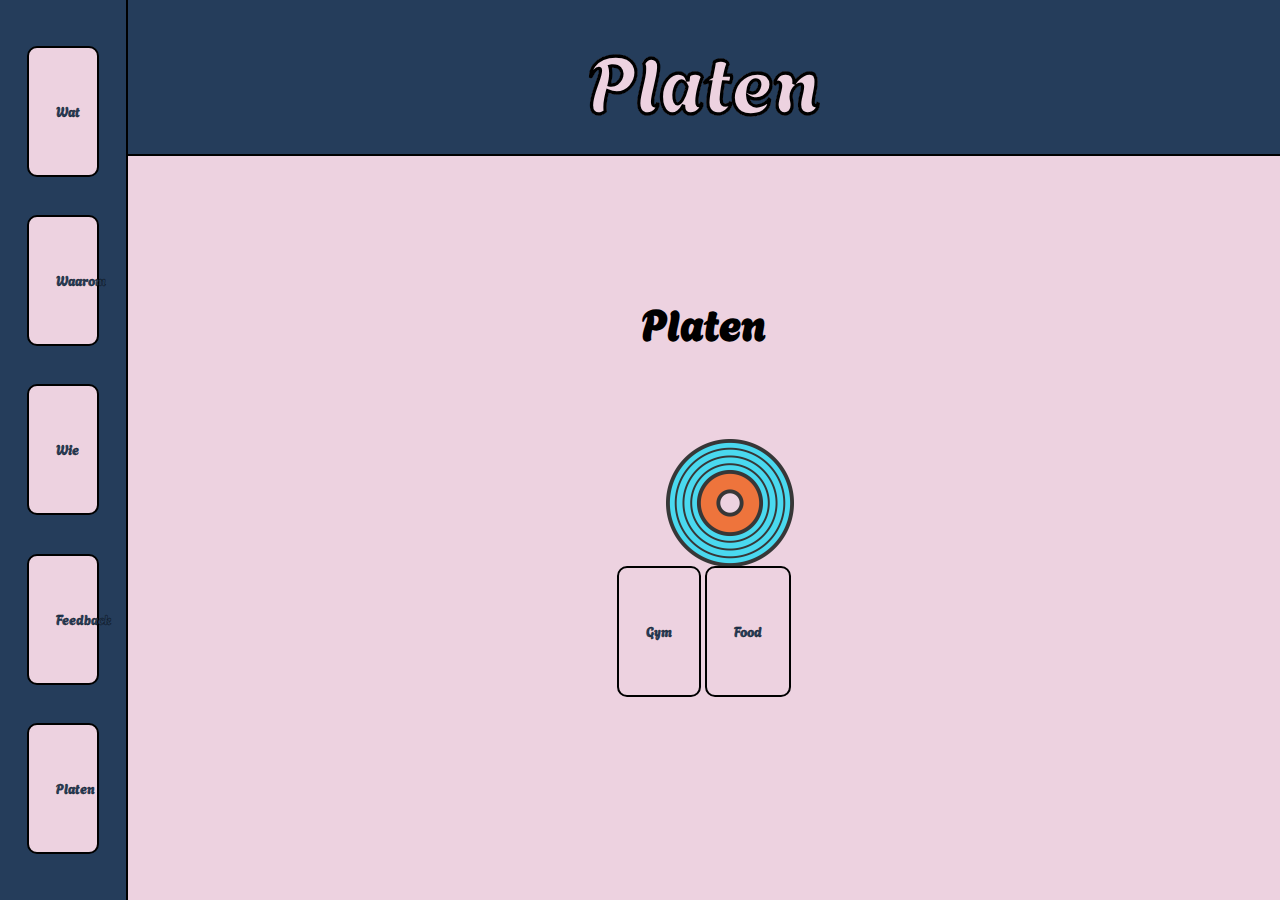
<file: platen.html>
<!DOCTYPE html>
<html lang="en">

<head>
  <meta charset="UTF-8">
  <meta http-equiv="X-UA-Compatible" content="IE=edge">
  <meta name="viewport" content="width=device-width, initial-scale=1.0">
  <title>LevensPlaten</title>
  <link rel="stylesheet" href="css/style.css">
  <link rel="preconnect" href="https://fonts.googleapis.com">
  <link rel="preconnect" href="https://fonts.gstatic.com" crossorigin>
  <link href="https://fonts.googleapis.com/css2?family=Boogaloo&display=swap" rel="stylesheet">
  <link rel="preconnect" href="https://fonts.googleapis.com">
  <link rel="preconnect" href="https://fonts.gstatic.com" crossorigin>
  <link href="https://fonts.googleapis.com/css2?family=Agbalumo&display=swap" rel="stylesheet">
</head>


<body id="side">

  <nav>
    <a href="index.html">Wat</a>
    <a href="#waarom">Waarom</a>
    <a href="#wie">Wie</a>
    <a href="#feedback">Feedback</a>
    <a href="/platen.html">Platen</a>
  </nav>

  <header>
    <h1>Platen</h1>
  </header>

  <main>
    <section class="collum">

      <h2 class="day">Platen</h2>

      <div>
        <img class="body" src="/images/vinyl.png" alt="Langspeelplaat">

        <div>
          <div>
            <a class="fit" href="/gym.html">Gym</a>
            <a class="fit" href="/food.html">Food</a>

          </div>


    </section>

  </main>
  <!-- 
  <footer>
    <img src="/images/vinyl.png" alt="vinyl">
    <img src="/images/vinyl.png" alt="vinyl">
    <img src="/images/vinyl.png" alt="vinyl">
    <img src="/images/vinyl.png" alt="vinyl">
    <img src="/images/vinyl.png" alt="vinyl">
    <img src="/images/vinyl.png" alt="vinyl">
    <img src="/images/vinyl.png" alt="vinyl">
    <img src="/images/vinyl.png" alt="vinyl">
    <img src="/images/vinyl.png" alt="vinyl">
    <img src="/images/vinyl.png" alt="vinyl">
    <img src="/images/vinyl.png" alt="vinyl">
  </footer> -->

</body>

</html>
</file>
<file: css/style.css>
/*
#948D9B grijs
#B279A7 donkerpaars
#D387AB lichtpaars
#4ad9f0 lichtblauw
#ee743c oranje
#253D5B donkerblauwig
#EDD2E0 achtergrondkleur
*/



* {
    box-sizing: border-box;
}

body {
    margin: 0%;
    margin-left: 10vw;
    background-color: #EDD2E0;
    font-family: 'Boogaloo', sans-serif;
}
#side{
    display: flex;
    flex-direction: column;
    justify-content: center;
    text-align: center;
}

nav {
    display: flex;
    flex-direction: column;
    justify-content: space-around;
    width: 10vw;
    background-color: #253D5B;
    padding: 3vh;
    position: fixed;
    height: 100vh;
    left: 0;
    top: 0;
    border-right: black solid 2px;
}

nav a {
    text-decoration: none;
    color: black;
    background-color: #EDD2E0;
    padding: 6vh 3vh;
    border-radius: 10px;
    text-align: center;
    border: black solid 2px;
    font-size: 0.8rem;
    font-family: 'Agbalumo';
    color: #253D5B;
    -webkit-text-stroke: 0.3px black;
}

.fit{
    text-decoration: none;
    color: black;
    background-color: #EDD2E0;
    padding: 6vh 3vh;
    border-radius: 10px;
    text-align: center;
    border: black solid 2px;
    font-size: 0.8rem;
    font-family: 'Agbalumo';
    color: #253D5B;
    -webkit-text-stroke: 0.3px black;
}

a:hover {
    scale: 1.2;
    transition: 0.3s ease-in;
}

a:not(:hover) {
    scale: 1;
    transition: 0.3s ease-out;
}

a:active {
    box-shadow: inset 0px 0px 25px 2px black;
    transition: 0.5s;
}

h1 {
    background-color: #253D5B;
    margin: 0%;
    padding: 2vh 4vh;
    text-align: center;
    border-bottom: black solid 2px;
    font-size: 5rem;
    font-family: 'Agbalumo', sans-serif;
    color: #EDD2E0;
    -webkit-text-stroke: 0.8px black;

}

h2 {
    margin-top: 15vh;
    font-size: 2.6rem;
    font-family: 'Agbalumo', sans-serif;
}

p {
    font-size: 1.5rem;
}

.vinyl {
    width: 50vw;
    margin: 4vw;
    margin-right: 0;
}

.row {
    display: flex;
}

.collum {
    display: flex;
    /* justify-content: center; */
    flex-direction: column;
    text-align: center;
}

.sectionWhy {
    display: flex;
    margin-left: 4vw;
}

#wie {
    text-align: center;
    margin-bottom: 0%;
}

#teamtext {
    margin-left: 2vw;
    margin-right: 2vw;
    margin-top: 20vh;
}

#feedback {
    width: 40vw;
    margin-left: 25vw;
    margin-bottom: 5vh;
}

.body {
    width: 10vw;
    margin: 4vw;
    margin-right: 0;
}

#titleFeedback {
    text-align: center;
}

footer {
    background-color: #253D5B;
    display: flex;
    padding: 2vh 0;
    justify-content: space-evenly;
}

footer img {
    width: 5vw;
}

.curveText p {
    margin: 0;
}

.curveText p:nth-child(2) {
    margin-left: 15px;
}

.curveText p:nth-child(3) {
    margin-left: 27px;
}

.curveText p:nth-child(4) {
    margin-left: 36px;
}

.curveText p:nth-child(5) {
    margin-left: 42px;
}

.curveText p:nth-child(6) {
    margin-left: 45px;
}

.curveText p:nth-child(7) {
    margin-left: 45px;
}

.curveText p:nth-child(8) {
    margin-left: 43px;
}

.curveText p:nth-child(9) {
    margin-left: 39px;
}

.curveText p:nth-child(10) {
    margin-left: 33px;
}

.curveText p:nth-child(11) {
    margin-left: 25px;
}

.curveText p:nth-child(12) {
    margin-left: 15px;
}

.curveText p:nth-child(13) {
    margin-left: 3px;
}

.curveText p:nth-child(14) {
    margin-left: 0px;
}

@media only screen and (max-width: 768px) {
    .vinyl {
        width: 80vw;
    }

    body {
        margin-left: 0;
        width: 100vw;
        margin: 0;
    }

    h1 {
        font-size: 3rem;
    }

    h2 {
        margin-top: 0;
        margin-left: 2vw;
    }

    .curveText {
        margin-left: 2vw;
    }

    .curveText p:nth-child(n) {
        margin-left: 2vw;
    }

    header {
        margin-top: 15vh;
        width: 100%;
    }

    nav {
        top: 0;
        height: 15vh;
        left: auto;
        flex-direction: row;
        width: 100vw;
    }

    nav a {
        padding: 3vh 6vh;
        text-align: center;
    }

    .row {
        flex-direction: column;
    }

    .sectionWhy {
        flex-direction: column;
    }

    .sectionWhy img {
        width: 50vw
    }

    #teamtext {
        margin-right: 2vw;
        margin-top: 2vh;
    }

    footer {
        display: flex;
        flex-wrap: wrap;
    }

    footer img {
        width: 8vw;
        margin: 1vw;
    }
}
</file>
